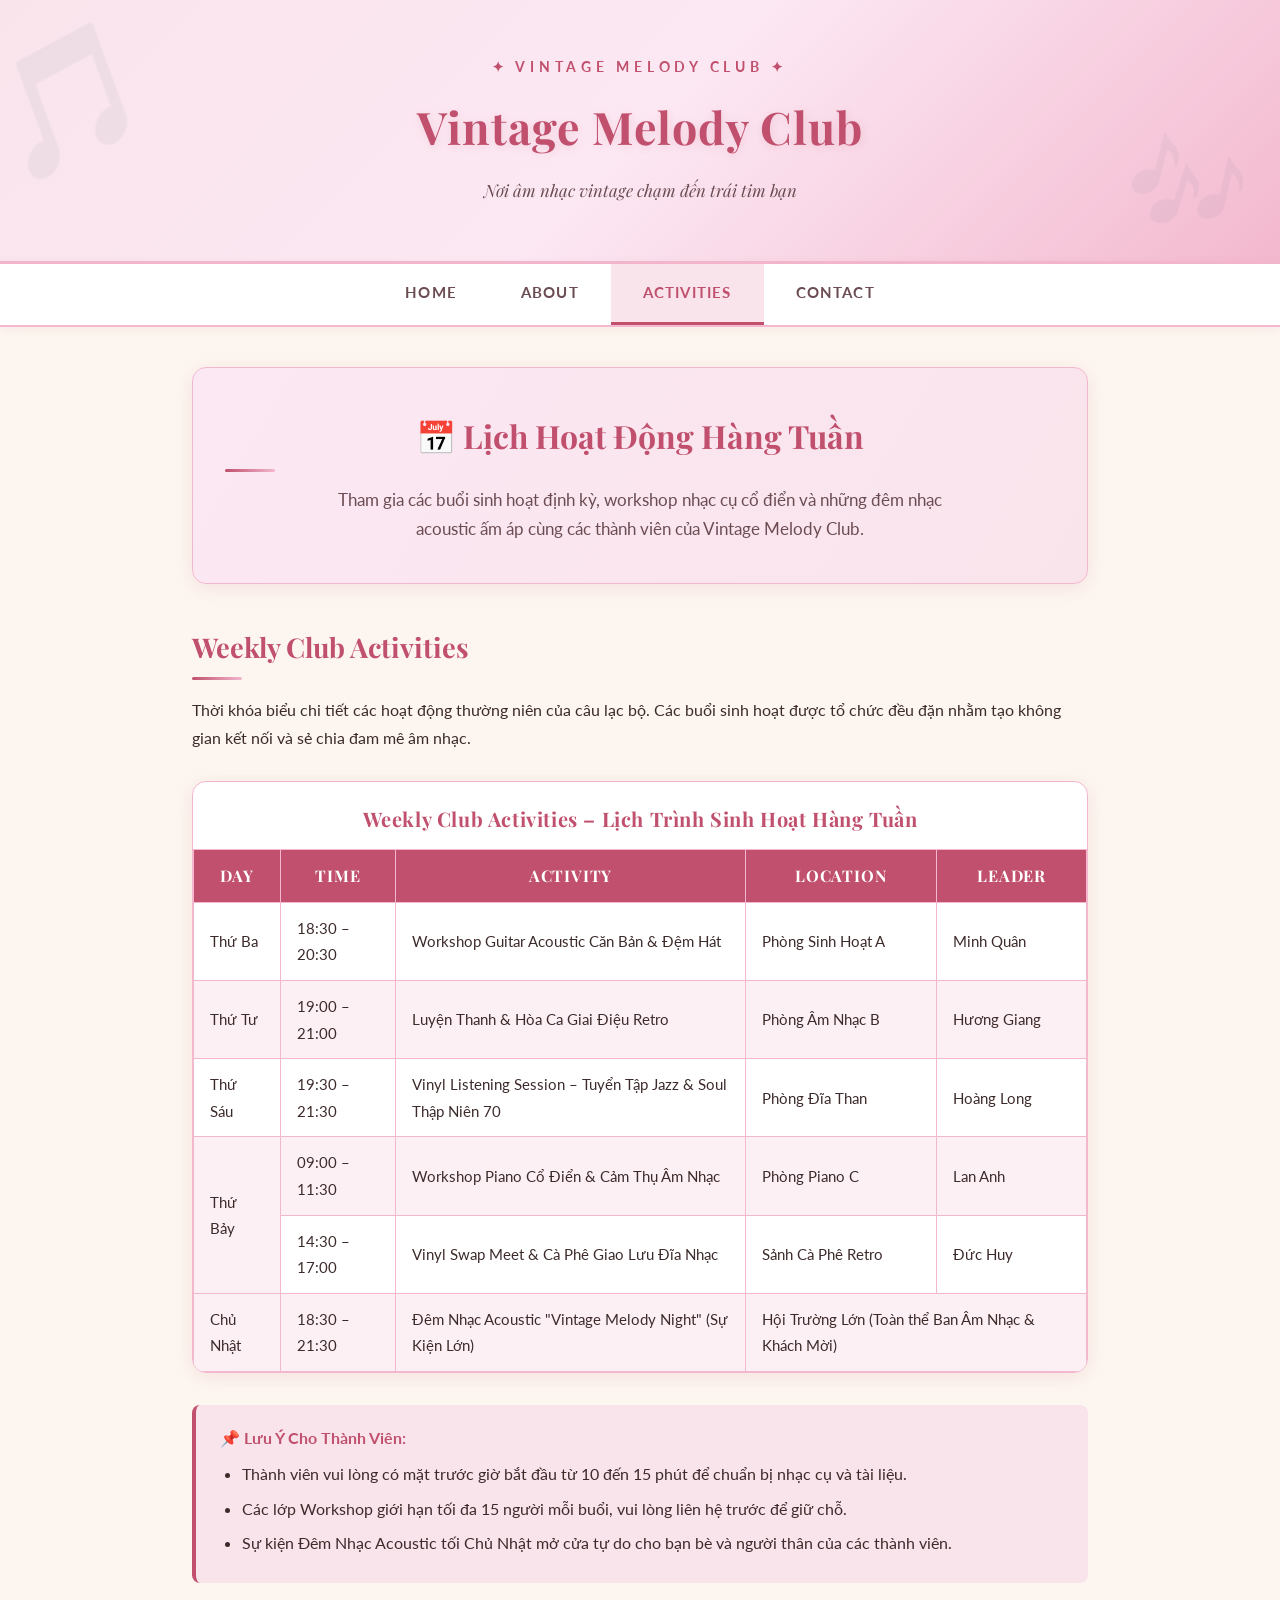
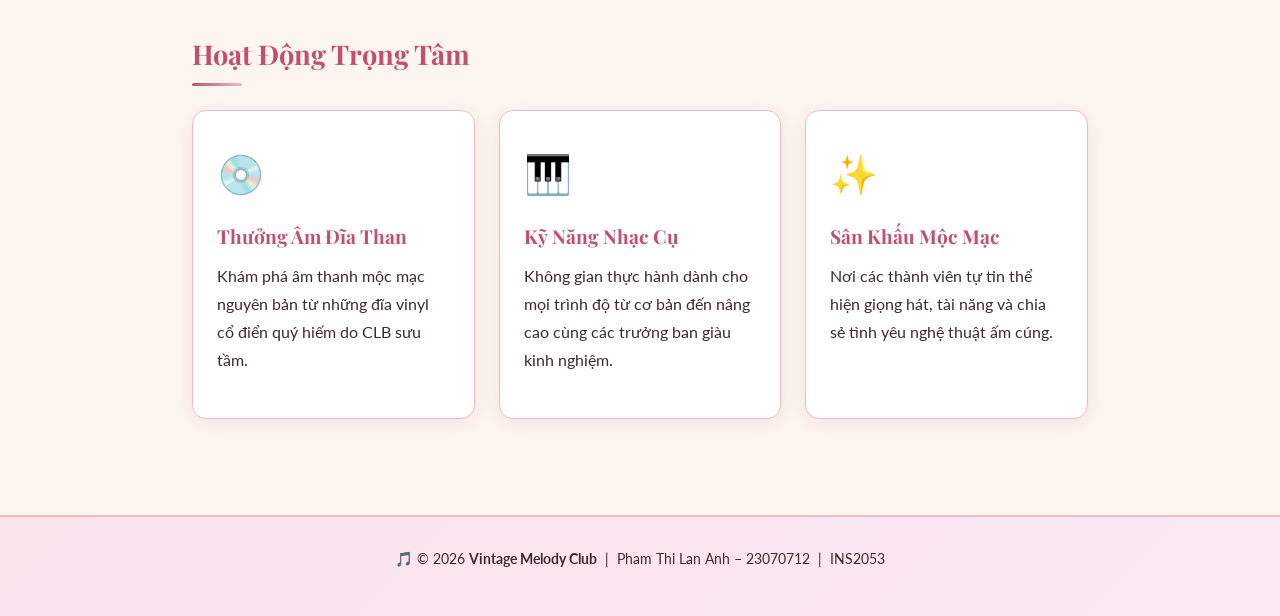
<file: project/activities.html>
<!DOCTYPE html>
<html lang="vi">
<head>
    <meta charset="UTF-8">
    <meta name="viewport" content="width=device-width, initial-scale=1.0">
    <meta name="description" content="Lịch hoạt động – Vintage Melody Club. Lịch trình các buổi nghe nhạc đĩa than, workshop nhạc cụ và biểu diễn acoustic hàng tuần.">
    <title>Activities – Vintage Melody Club</title>
    <link rel="stylesheet" href="css/style.css">
</head>
<body>

    <!-- HEADER -->
    <header>
        <p class="site-logo">✦ Vintage Melody Club ✦</p>
        <h1>Vintage Melody Club</h1>
        <p class="tagline">Nơi âm nhạc vintage chạm đến trái tim bạn</p>
    </header>

    <!-- NAVIGATION -->
    <nav>
        <a href="index.html">Home</a>
        <a href="about.html">About</a>
        <a href="activities.html" class="active">Activities</a>
        <a href="contact.html">Contact</a>
    </nav>

    <!-- MAIN CONTENT -->
    <main>

        <!-- HERO / BANNER -->
        <section class="hero-banner">
            <h2>📅 Lịch Hoạt Động Hàng Tuần</h2>
            <p>
                Tham gia các buổi sinh hoạt định kỳ, workshop nhạc cụ cổ điển và những đêm nhạc acoustic ấm áp
                cùng các thành viên của Vintage Melody Club.
            </p>
        </section>

        <!-- WEEKLY ACTIVITIES TABLE -->
        <section>
            <h2>Weekly Club Activities</h2>
            <p>
                Thời khóa biểu chi tiết các hoạt động thường niên của câu lạc bộ. Các buổi sinh hoạt được tổ chức đều đặn
                nhằm tạo không gian kết nối và sẻ chia đam mê âm nhạc.
            </p>

            <div class="table-container">
                <table>
                    <caption>Weekly Club Activities – Lịch Trình Sinh Hoạt Hàng Tuần</caption>
                    <thead>
                        <tr>
                            <th scope="col">Day</th>
                            <th scope="col">Time</th>
                            <th scope="col">Activity</th>
                            <th scope="col">Location</th>
                            <th scope="col">Leader</th>
                        </tr>
                    </thead>
                    <tbody>
                        <tr>
                            <td>Thứ Ba</td>
                            <td>18:30 – 20:30</td>
                            <td>Workshop Guitar Acoustic Căn Bản &amp; Đệm Hát</td>
                            <td>Phòng Sinh Hoạt A</td>
                            <td>Minh Quân</td>
                        </tr>
                        <tr>
                            <td>Thứ Tư</td>
                            <td>19:00 – 21:00</td>
                            <td>Luyện Thanh &amp; Hòa Ca Giai Điệu Retro</td>
                            <td>Phòng Âm Nhạc B</td>
                            <td>Hương Giang</td>
                        </tr>
                        <tr>
                            <td>Thứ Sáu</td>
                            <td>19:30 – 21:30</td>
                            <td>Vinyl Listening Session – Tuyển Tập Jazz &amp; Soul Thập Niên 70</td>
                            <td>Phòng Đĩa Than</td>
                            <td>Hoàng Long</td>
                        </tr>
                        <tr>
                            <td rowspan="2">Thứ Bảy</td>
                            <td>09:00 – 11:30</td>
                            <td>Workshop Piano Cổ Điển &amp; Cảm Thụ Âm Nhạc</td>
                            <td>Phòng Piano C</td>
                            <td>Lan Anh</td>
                        </tr>
                        <tr>
                            <td>14:30 – 17:00</td>
                            <td>Vinyl Swap Meet &amp; Cà Phê Giao Lưu Đĩa Nhạc</td>
                            <td>Sảnh Cà Phê Retro</td>
                            <td>Đức Huy</td>
                        </tr>
                        <tr>
                            <td>Chủ Nhật</td>
                            <td>18:30 – 21:30</td>
                            <td>Đêm Nhạc Acoustic "Vintage Melody Night" (Sự Kiện Lớn)</td>
                            <td colspan="2">Hội Trường Lớn (Toàn thể Ban Âm Nhạc &amp; Khách Mời)</td>
                        </tr>
                    </tbody>
                </table>
            </div>

            <!-- NOTES / HIGHLIGHTS -->
            <div class="schedule-notes">
                <p>📌 Lưu Ý Cho Thành Viên:</p>
                <ul>
                    <li>Thành viên vui lòng có mặt trước giờ bắt đầu từ 10 đến 15 phút để chuẩn bị nhạc cụ và tài liệu.</li>
                    <li>Các lớp Workshop giới hạn tối đa 15 người mỗi buổi, vui lòng liên hệ trước để giữ chỗ.</li>
                    <li>Sự kiện Đêm Nhạc Acoustic tối Chủ Nhật mở cửa tự do cho bạn bè và người thân của các thành viên.</li>
                </ul>
            </div>
        </section>

        <!-- HIGHLIGHT CARDS -->
        <section>
            <h2>Hoạt Động Trọng Tâm</h2>
            <div class="cards-grid">
                <div class="card">
                    <span class="card-icon">💿</span>
                    <h3>Thưởng Âm Đĩa Than</h3>
                    <p>Khám phá âm thanh mộc mạc nguyên bản từ những đĩa vinyl cổ điển quý hiếm do CLB sưu tầm.</p>
                </div>
                <div class="card">
                    <span class="card-icon">🎹</span>
                    <h3>Kỹ Năng Nhạc Cụ</h3>
                    <p>Không gian thực hành dành cho mọi trình độ từ cơ bản đến nâng cao cùng các trưởng ban giàu kinh nghiệm.</p>
                </div>
                <div class="card">
                    <span class="card-icon">✨</span>
                    <h3>Sân Khấu Mộc Mạc</h3>
                    <p>Nơi các thành viên tự tin thể hiện giọng hát, tài năng và chia sẻ tình yêu nghệ thuật ấm cúng.</p>
                </div>
            </div>
        </section>

    </main>

    <!-- FOOTER -->
    <footer>
        <p>🎵 &copy; 2026 <strong>Vintage Melody Club</strong> &nbsp;|&nbsp; Pham Thi Lan Anh – 23070712 &nbsp;|&nbsp; INS2053</p>
    </footer>

</body>
</html>
</file>
<file: project/css/style.css>
/* =============================================
   Vintage Melody Club — css/style.css
   Tone màu: Hồng Pastel Vintage
   ============================================= */

/* --- Import Google Font --- */
@import url('https://fonts.googleapis.com/css2?family=Playfair+Display:wght@400;600;700&family=Lato:wght@300;400;700&display=swap');

/* --- CSS Variables (Design Tokens) --- */
:root {
  --pink-blush: #f9e4ec;
  --pink-mid: #f3b8ce;
  --pink-deep: #d4748f;
  --pink-accent: #c0506d;
  --cream: #fdf6f0;
  --warm-tan: #c4a882;
  --brown-soft: #7a5c4e;
  --text-dark: #3d2b2b;
  --text-mid: #6b4c52;
  --white: #ffffff;
  --shadow-soft: 0 4px 20px rgba(192, 80, 109, 0.12);
  --shadow-hover: 0 8px 30px rgba(192, 80, 109, 0.22);
  --radius: 14px;
  --radius-sm: 8px;
  --transition: 0.3s ease;
}

/* --- Reset & Base --- */
*,
*::before,
*::after {
  box-sizing: border-box;
  margin: 0;
  padding: 0;
}

html {
  scroll-behavior: smooth;
}

body {
  background-color: var(--cream);
  color: var(--text-dark);
  font-family: 'Lato', sans-serif;
  font-size: 16px;
  line-height: 1.75;
}

/* =============================================
   HEADER
   ============================================= */
header {
  background: linear-gradient(135deg, var(--pink-blush) 0%, #fce8f3 50%, var(--pink-mid) 100%);
  text-align: center;
  padding: 3.5rem 2rem 2.5rem;
  border-bottom: 3px solid var(--pink-mid);
  position: relative;
  overflow: hidden;
}

header::before {
  content: '🎵';
  position: absolute;
  font-size: 8rem;
  opacity: 0.06;
  top: -1rem;
  left: -1rem;
  transform: rotate(-20deg);
}

header::after {
  content: '🎶';
  position: absolute;
  font-size: 6rem;
  opacity: 0.06;
  bottom: -0.5rem;
  right: 2rem;
  transform: rotate(15deg);
}

header .site-logo {
  font-size: 0.85rem;
  letter-spacing: 0.35em;
  text-transform: uppercase;
  color: var(--pink-accent);
  font-family: 'Lato', sans-serif;
  font-weight: 700;
  margin-bottom: 0.5rem;
}

header h1 {
  font-family: 'Playfair Display', serif;
  font-size: 2.8rem;
  color: var(--pink-accent);
  letter-spacing: 0.02em;
  margin-bottom: 0.6rem;
  text-shadow: 1px 2px 8px rgba(192, 80, 109, 0.15);
}

header p.tagline {
  font-size: 1.05rem;
  color: var(--text-mid);
  font-style: italic;
  font-family: 'Playfair Display', serif;
}

/* =============================================
   NAV
   ============================================= */
nav {
  background: var(--white);
  display: flex;
  justify-content: center;
  gap: 0;
  border-bottom: 2px solid var(--pink-mid);
  box-shadow: 0 2px 12px rgba(192, 80, 109, 0.08);
  position: sticky;
  top: 0;
  z-index: 100;
}

nav a {
  color: var(--text-mid);
  text-decoration: none;
  font-family: 'Lato', sans-serif;
  font-weight: 700;
  font-size: 0.92rem;
  letter-spacing: 0.08em;
  text-transform: uppercase;
  padding: 1rem 2rem;
  display: inline-block;
  border-bottom: 3px solid transparent;
  transition: color var(--transition), border-color var(--transition), background var(--transition);
}

nav a:hover {
  color: var(--pink-accent);
  background: var(--pink-blush);
  border-bottom-color: var(--pink-mid);
  text-decoration: none;
}

nav a.active {
  color: var(--pink-accent);
  border-bottom-color: var(--pink-accent);
  background: var(--pink-blush);
}

/* =============================================
   MAIN WRAPPER
   ============================================= */
main {
  max-width: 960px;
  margin: 0 auto;
  padding: 2.5rem 2rem 3rem;
  min-height: 60vh;
}

/* =============================================
   SECTIONS
   ============================================= */
section {
  margin-bottom: 3rem;
}

/* --- Hero / Welcome banner --- */
.hero-banner {
  background: linear-gradient(120deg, #fce8f3 0%, var(--pink-blush) 100%);
  border-radius: var(--radius);
  padding: 2.5rem 2rem;
  text-align: center;
  border: 1.5px solid var(--pink-mid);
  box-shadow: var(--shadow-soft);
  margin-bottom: 2.5rem;
}

.hero-banner h2 {
  font-family: 'Playfair Display', serif;
  font-size: 2rem;
  color: var(--pink-accent);
  margin-bottom: 0.8rem;
}

.hero-banner p {
  color: var(--text-mid);
  font-size: 1.05rem;
  max-width: 620px;
  margin: 0 auto;
}

/* --- Generic card section title --- */
h2 {
  font-family: 'Playfair Display', serif;
  font-size: 1.7rem;
  color: var(--pink-accent);
  margin-bottom: 1rem;
  position: relative;
  padding-bottom: 0.5rem;
}

h2::after {
  content: '';
  position: absolute;
  bottom: 0;
  left: 0;
  width: 50px;
  height: 3px;
  background: linear-gradient(90deg, var(--pink-accent), var(--pink-mid));
  border-radius: 2px;
}

h3 {
  font-family: 'Playfair Display', serif;
  font-size: 1.2rem;
  color: var(--brown-soft);
  margin-bottom: 0.5rem;
}

p {
  margin-bottom: 1rem;
  color: var(--text-dark);
}

/* =============================================
   CARD GRIDS
   ============================================= */
.cards-grid {
  display: grid;
  grid-template-columns: repeat(auto-fit, minmax(240px, 1fr));
  gap: 1.5rem;
  margin-top: 1.5rem;
}

.card {
  background: var(--white);
  border-radius: var(--radius);
  padding: 1.8rem 1.5rem;
  border: 1.5px solid var(--pink-mid);
  box-shadow: var(--shadow-soft);
  transition: transform var(--transition), box-shadow var(--transition);
}

.card:hover {
  transform: translateY(-5px);
  box-shadow: var(--shadow-hover);
}

.card .card-icon {
  font-size: 2.4rem;
  margin-bottom: 0.8rem;
  display: block;
}

.card h3 {
  color: var(--pink-accent);
  margin-bottom: 0.5rem;
}

/* =============================================
   EVENTS LIST
   ============================================= */
.events-list {
  list-style: none;
  padding: 0;
  display: flex;
  flex-direction: column;
  gap: 1rem;
  margin-top: 1rem;
}

.events-list li {
  background: var(--white);
  border-left: 4px solid var(--pink-accent);
  border-radius: 0 var(--radius-sm) var(--radius-sm) 0;
  padding: 1rem 1.4rem;
  box-shadow: var(--shadow-soft);
  display: flex;
  align-items: flex-start;
  gap: 1rem;
}

.events-list .event-date {
  background: var(--pink-accent);
  color: var(--white);
  font-weight: 700;
  font-size: 0.8rem;
  padding: 0.3rem 0.7rem;
  border-radius: var(--radius-sm);
  white-space: nowrap;
  flex-shrink: 0;
}

.events-list .event-info strong {
  display: block;
  color: var(--text-dark);
  font-family: 'Playfair Display', serif;
}

.events-list .event-info span {
  font-size: 0.9rem;
  color: var(--text-mid);
}

/* =============================================
   IMAGES
   ============================================= */
img {
  max-width: 100%;
  height: auto;
  border-radius: var(--radius);
  border: 3px solid var(--pink-mid);
  box-shadow: var(--shadow-soft);
  display: block;
  transition: transform var(--transition), box-shadow var(--transition);
}

img:hover {
  transform: scale(1.02);
  box-shadow: var(--shadow-hover);
}

.img-caption {
  text-align: center;
  font-size: 0.85rem;
  color: var(--text-mid);
  font-style: italic;
  margin-top: 0.4rem;
  margin-bottom: 1rem;
}

/* Two-column image row */
.img-row {
  display: grid;
  grid-template-columns: repeat(auto-fit, minmax(280px, 1fr));
  gap: 1.5rem;
  margin: 1.5rem 0;
}

/* =============================================
   ABOUT PAGE — Team / History blocks
   ============================================= */
.about-block {
  background: var(--white);
  border-radius: var(--radius);
  padding: 2rem;
  border: 1.5px solid var(--pink-mid);
  box-shadow: var(--shadow-soft);
  margin-bottom: 2rem;
}

.member-grid {
  display: grid;
  grid-template-columns: repeat(auto-fit, minmax(200px, 1fr));
  gap: 1.4rem;
  margin-top: 1.2rem;
}

.member-card {
  background: var(--pink-blush);
  border-radius: var(--radius);
  padding: 1.4rem 1.2rem;
  text-align: center;
  border: 1.5px solid var(--pink-mid);
  transition: transform var(--transition);
}

.member-card:hover {
  transform: translateY(-4px);
}

.member-card .avatar {
  font-size: 2.8rem;
  margin-bottom: 0.6rem;
}

.member-card h3 {
  font-size: 1rem;
  margin-bottom: 0.2rem;
}

.member-card .role {
  font-size: 0.85rem;
  color: var(--pink-accent);
  font-style: italic;
}

/* =============================================
   CONTACT PAGE
   ============================================= */
.contact-channels {
  list-style: none;
  padding: 0;
  display: flex;
  flex-direction: column;
  gap: 0.9rem;
  margin: 1.2rem 0;
}

.contact-channels li {
  display: flex;
  align-items: center;
  gap: 1rem;
  background: var(--white);
  padding: 1rem 1.4rem;
  border-radius: var(--radius-sm);
  border: 1.5px solid var(--pink-mid);
  box-shadow: var(--shadow-soft);
  transition: transform var(--transition);
}

.contact-channels li:hover {
  transform: translateX(6px);
}

.contact-channels .ch-icon {
  font-size: 1.6rem;
  flex-shrink: 0;
}

.contact-channels .ch-label {
  font-weight: 700;
  color: var(--pink-accent);
  display: block;
  font-size: 0.88rem;
  text-transform: uppercase;
  letter-spacing: 0.05em;
}

.contact-channels .ch-value {
  color: var(--text-dark);
}

/* Location box */
.location-box {
  background: linear-gradient(120deg, var(--pink-blush), #fce8f3);
  border-radius: var(--radius);
  padding: 1.8rem 2rem;
  border: 1.5px solid var(--pink-mid);
  box-shadow: var(--shadow-soft);
  margin-top: 1rem;
}

.location-box h3 {
  color: var(--pink-accent);
  margin-bottom: 0.6rem;
  font-size: 1.15rem;
}

/* =============================================
   TABLES (Session 09 - Activities Table)
   ============================================= */
.table-container {
  overflow-x: auto;
  margin: 1.8rem 0 2rem;
  background: var(--white);
  border-radius: var(--radius);
  box-shadow: var(--shadow-soft);
  border: 1.5px solid var(--pink-mid);
}

table {
  width: 100%;
  border-collapse: collapse;
  font-size: 0.95rem;
  text-align: left;
}

caption {
  caption-side: top;
  font-family: 'Playfair Display', serif;
  font-size: 1.25rem;
  font-weight: 700;
  color: var(--pink-accent);
  padding: 1.2rem 1rem 0.8rem;
  text-align: center;
  letter-spacing: 0.03em;
}

th, td {
  border: 1px solid var(--pink-mid);
  padding: 12px 16px;
  vertical-align: middle;
}

thead th {
  background-color: var(--pink-accent);
  color: var(--white);
  font-family: 'Playfair Display', serif;
  font-size: 1rem;
  font-weight: 700;
  letter-spacing: 0.05em;
  text-align: center;
  text-transform: uppercase;
}

tbody tr:nth-child(odd) {
  background-color: var(--white);
}

tr:nth-child(even) {
  background-color: #fdf0f5;
}

tr:hover {
  background-color: #f8d7e3;
  transition: background-color var(--transition);
}

thead tr:hover {
  background-color: var(--pink-accent);
}

thead tr:hover th {
  background-color: var(--pink-accent);
}

.schedule-notes {
  background: var(--pink-blush);
  border-left: 4px solid var(--pink-accent);
  border-radius: var(--radius-sm);
  padding: 1.2rem 1.5rem;
  margin-top: 1.5rem;
}

.schedule-notes p {
  color: var(--pink-accent);
  margin-bottom: 0.5rem;
  font-weight: 700;
}

.schedule-notes ul {
  padding-left: 1.4rem;
  color: var(--text-dark);
}

.schedule-notes li {
  margin-bottom: 0.4rem;
}

/* =============================================
   FOOTER
   ============================================= */
footer {
  background: linear-gradient(135deg, var(--pink-blush) 0%, #fce8f3 100%);
  border-top: 2px solid var(--pink-mid);
  text-align: center;
  padding: 1.8rem 2rem;
  color: var(--text-mid);
  font-size: 0.9rem;
}

footer a {
  color: var(--pink-accent);
  text-decoration: none;
}

footer a:hover {
  text-decoration: underline;
}

/* =============================================
   UTILITY
   ============================================= */
.text-center {
  text-align: center;
}

.mt-1 {
  margin-top: 1rem;
}

.mt-2 {
  margin-top: 2rem;
}

/* =============================================
   RESPONSIVE
   ============================================= */
@media (max-width: 600px) {
  header h1 {
    font-size: 2rem;
  }

  nav a {
    padding: 0.8rem 1.2rem;
    font-size: 0.82rem;
  }

  main {
    padding: 1.5rem 1rem 2rem;
  }

  .cards-grid,
  .img-row,
  .member-grid {
    grid-template-columns: 1fr;
  }

  th, td {
    padding: 8px 10px;
    font-size: 0.88rem;
  }
}
</file>
